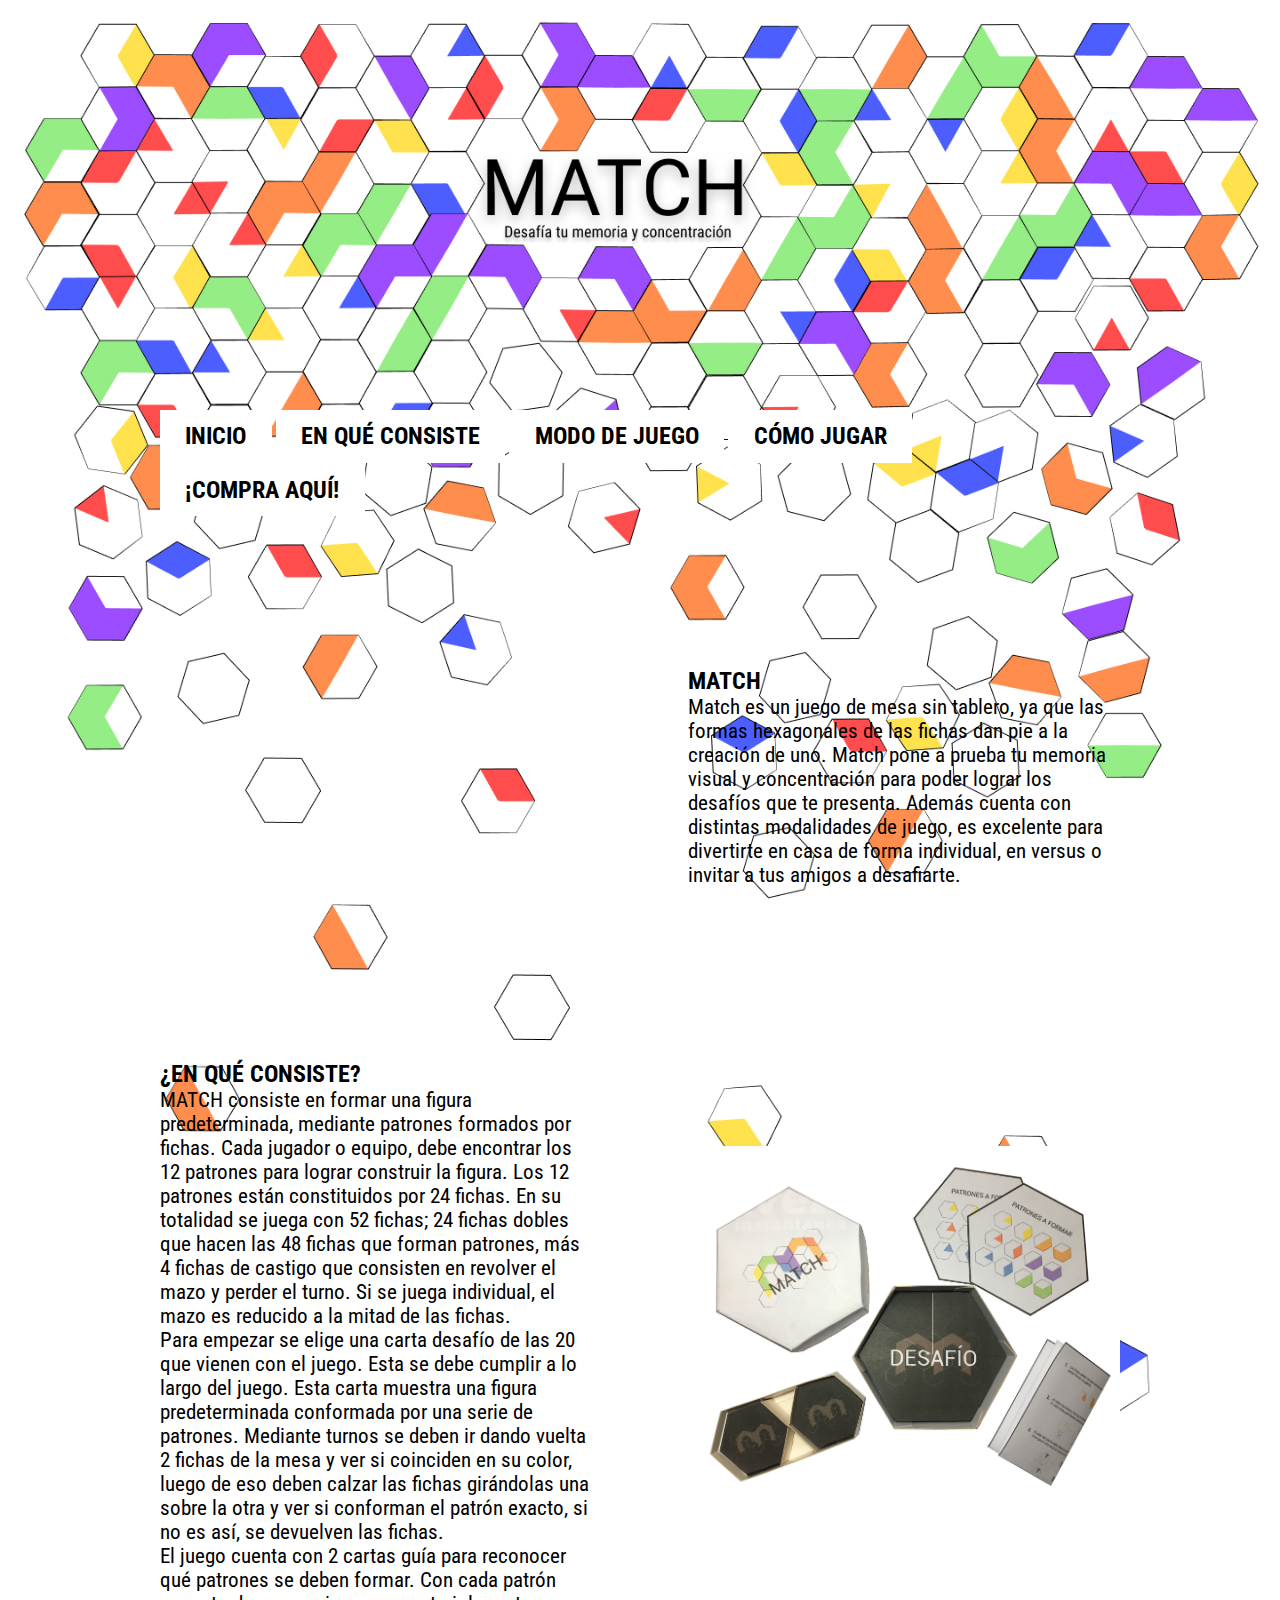
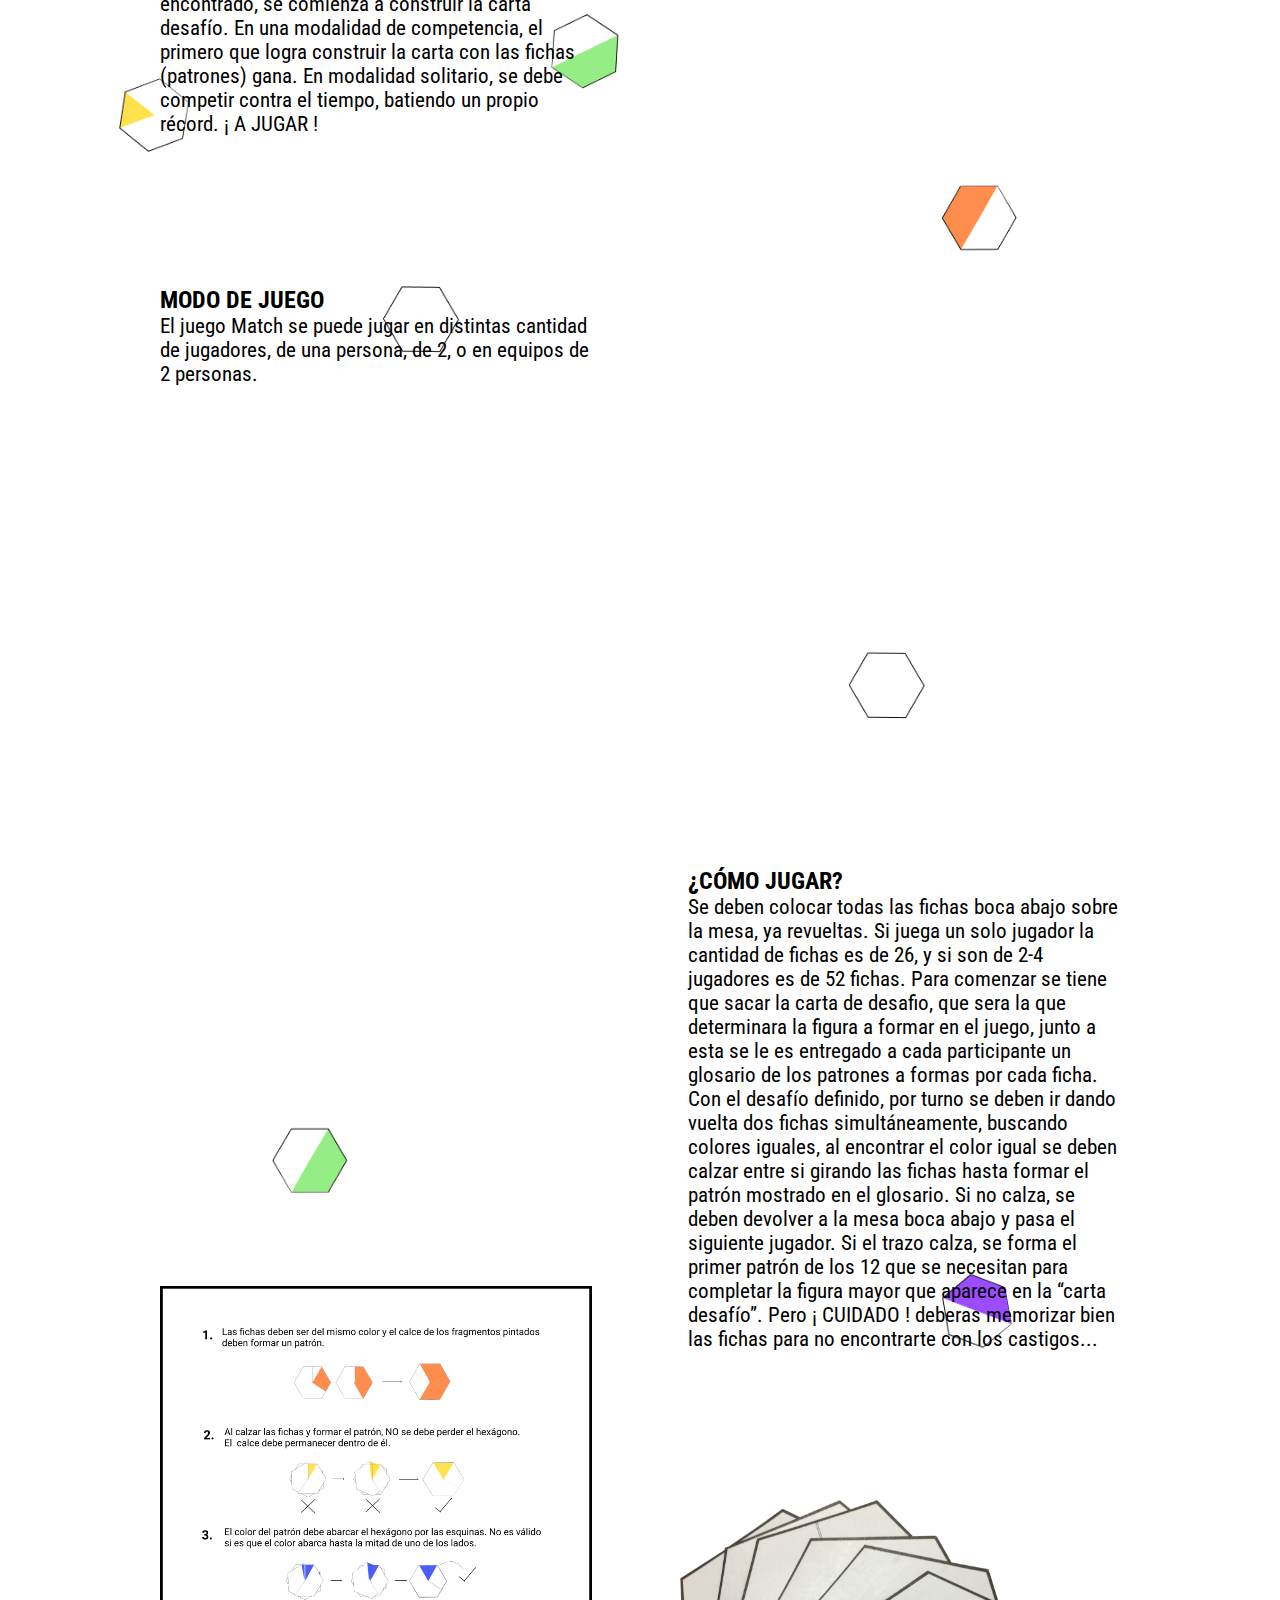
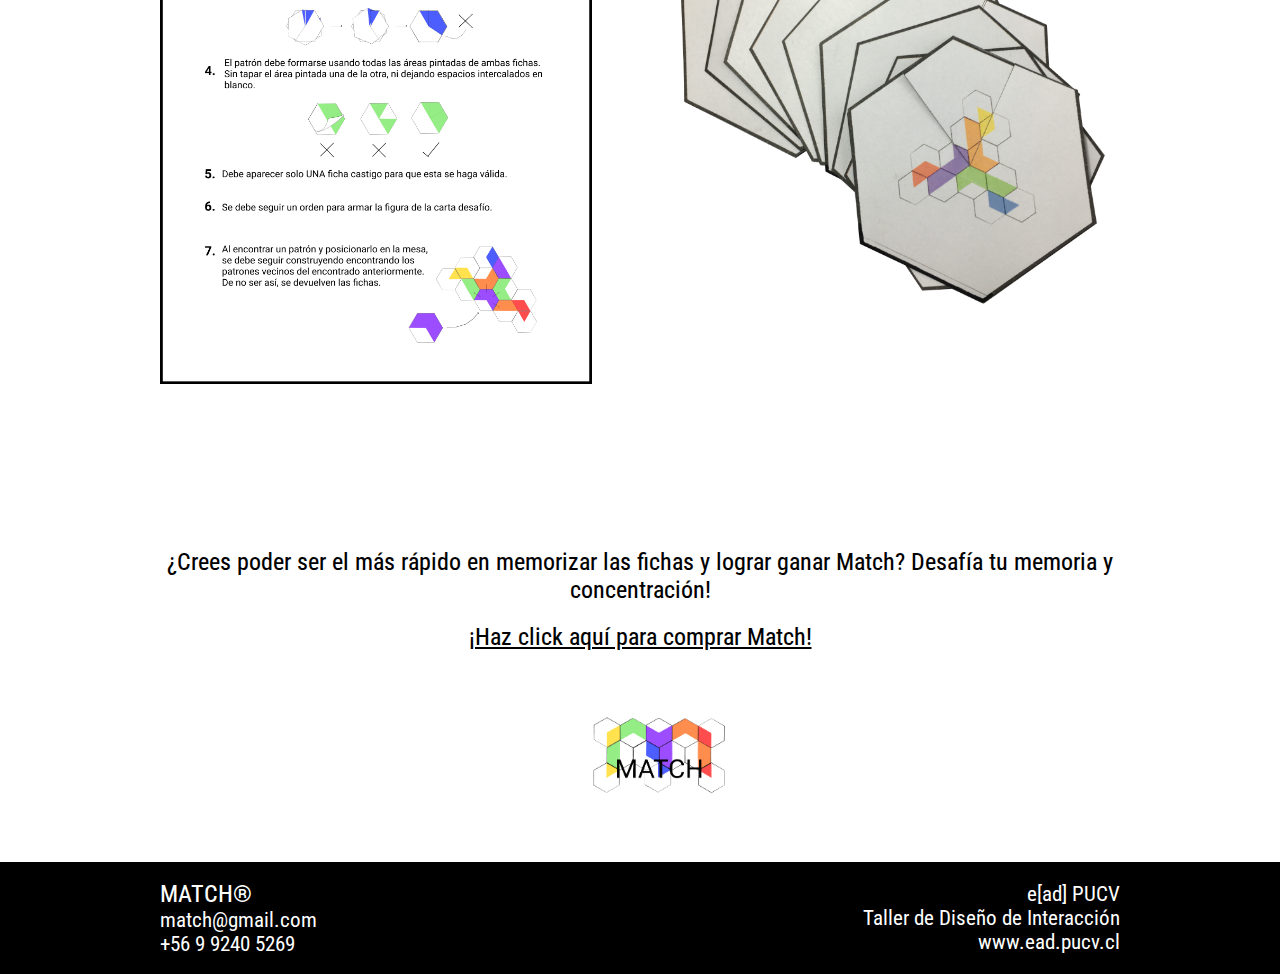
<file: index.html>
<!DOCTYPE html>
<html lang="es">
<head>
    <meta charset="UTF-8">
    <meta name="viewport" content="width=device-width, initial-scale=1.0">
    <link rel="stylesheet" href="main.css">
    <link rel="icon" type"image/png" href="LOGO.png" />
    <title>HOME | MATCH</title>
</head>


<body>
   <div class="grid">
    <section class="menu">
        <nav>
            <li><a href="index.html">INICIO</a></li>
            <li><a href="#consiste">EN QUÉ CONSISTE</a></li>
            <li><a href="#modo">MODO DE JUEGO</a></li>
            <li><a href="#jugar">CÓMO JUGAR</a></li>
            <li><a href="comprar.html">¡COMPRA AQUÍ!</a></li>
        </nav>
    </section>

    <div class="video">
        <iframe width="560" height="315" src="https://www.youtube.com/embed/iik5LaWEZUw" frameborder="0" allow="accelerometer; autoplay; encrypted-media; gyroscope; picture-in-picture" allowfullscreen></iframe>
    </div>

    <section class="descripcion">
    <h3>MATCH</h3>
<p>Match es un juego de mesa sin tablero, ya que las formas hexagonales de las fichas dan pie a la creación de uno. Match pone a prueba tu memoria visual y concentración para poder lograr los desafíos que te presenta. Además cuenta con distintas modalidades de juego, es excelente para divertirte en casa de forma individual, en versus o invitar a tus amigos a desafiarte.
</p>
</section>

<section id="consiste" class="consiste">
    <h3>¿EN QUÉ CONSISTE?</h3>
<p>MATCH consiste en formar una figura predeterminada, mediante patrones formados por fichas. Cada jugador o equipo, debe encontrar los 12 patrones para lograr construir la figura. Los 12 patrones están constituidos por 24 fichas. En su totalidad se juega con 52 fichas; 24 fichas dobles que hacen las 48 fichas que forman patrones, más 4 fichas de castigo que consisten en revolver el mazo y perder el turno. Si se juega individual, el mazo es reducido a la mitad de las fichas.
<br>Para empezar se elige una carta desafío de las 20 que vienen con el juego. Esta se debe cumplir a lo largo del juego. Esta carta muestra una figura predeterminada conformada por una serie de patrones. Mediante turnos se deben ir dando vuelta 2 fichas de la mesa y ver si coinciden en su color, luego de eso deben calzar las fichas girándolas una sobre la otra y ver si conforman el patrón exacto, si no es así, se devuelven las fichas.
<br>El juego cuenta con 2 cartas guía para reconocer qué patrones se deben formar. Con cada patrón encontrado, se comienza a construir la carta desafío. En una modalidad de competencia, el primero que logra construir la carta con las fichas (patrones) gana. En modalidad solitario, se debe competir contra el tiempo, batiendo un propio récord. ¡ A JUGAR !
</p>
</section>

<div class="caja">
    <img src="caja1.jpg" alt="caja1img">
</div>
  
   
<section id="modo" class="modo">
    <h3>MODO DE JUEGO</h3>
<p>El juego Match se puede jugar en distintas cantidad  de jugadores, de una persona, de 2, o en equipos de 2 personas.
</p>
</section>   
   <div class="video2">
    <iframe width="560" height="315" src="https://www.youtube.com/embed/ksJk3pUEZr4" frameborder="0" allowfullscreen> 
    </iframe>
</div>

<div class="video3">
    <iframe width="560" height="315" src="https://www.youtube.com/embed/88YvoqLCIJw" frameborder="0" allowfullscreen> 
    </iframe>
</div>

<div class="video4">
    <iframe width="560" height="315" src="https://www.youtube.com/embed/tYZ7DACYBvg" frameborder="0" allowfullscreen> 
    </iframe>
</div>

<div class="video5">
    <iframe width="560" height="315" src="https://www.youtube.com/embed/mMO1lltTLZE" frameborder="0" allowfullscreen> 
    </iframe>
</div>

<section id="jugar" class="jugar">
<h3>¿CÓMO JUGAR?</h3>
<p>Se deben colocar todas las fichas boca abajo sobre la mesa, ya revueltas. Si juega un solo jugador la cantidad de fichas es de 26, y si son de 2-4 jugadores es de 52 fichas. Para comenzar se tiene que sacar la carta de desafio, que sera la que determinara la figura a formar en el juego, junto a esta se le es entregado a cada participante un glosario de los patrones a formas por cada ficha. Con el desafío definido, por turno se deben ir dando vuelta dos fichas simultáneamente, buscando colores iguales, al encontrar el color igual se deben calzar entre si girando las fichas hasta formar el patrón mostrado en el glosario. Si no calza, se deben devolver a la mesa boca abajo y pasa el siguiente jugador. Si el trazo calza, se forma el primer patrón de los 12 que se necesitan para completar la figura mayor que aparece en la “carta desafío”. Pero ¡ CUIDADO ! deberas memorizar bien las fichas para no encontrarte con los castigos...
</p>
</section>

<div class="instrucciones">
    <img src="tiro%20retiro%20cartas%20desaf%C3%ADo.jpg" alt="tiroretiroimg">
</div>

<div class="cartas">
    <img src="cartas1.jpg" alt="cartasimg">
</div>

<section class="pregunta">
    <h2>¿Crees poder ser el más rápido en memorizar las fichas y lograr ganar Match? 
        Desafía tu memoria y concentración!</h2>
        <br>
        <a href="comprar.html"><h2>¡Haz click aquí para comprar Match!</h2></a>
</section>

<div class="logo">
    <img src="LOGO.png" alt="logoimg">
</div>

<div class="bloquenegro"></div>


    <div class="info1">
        <h2>MATCH®</h2>
        <p>match@gmail.com <br>
            +56 9 9240 5269</p>
    </div>

    <div class="info2">
        <p>e[ad] PUCV <br>
            Taller de Diseño de Interacción <br>
            www.ead.pucv.cl</p>
    </div>


</div>
</body>
</html>
</file>
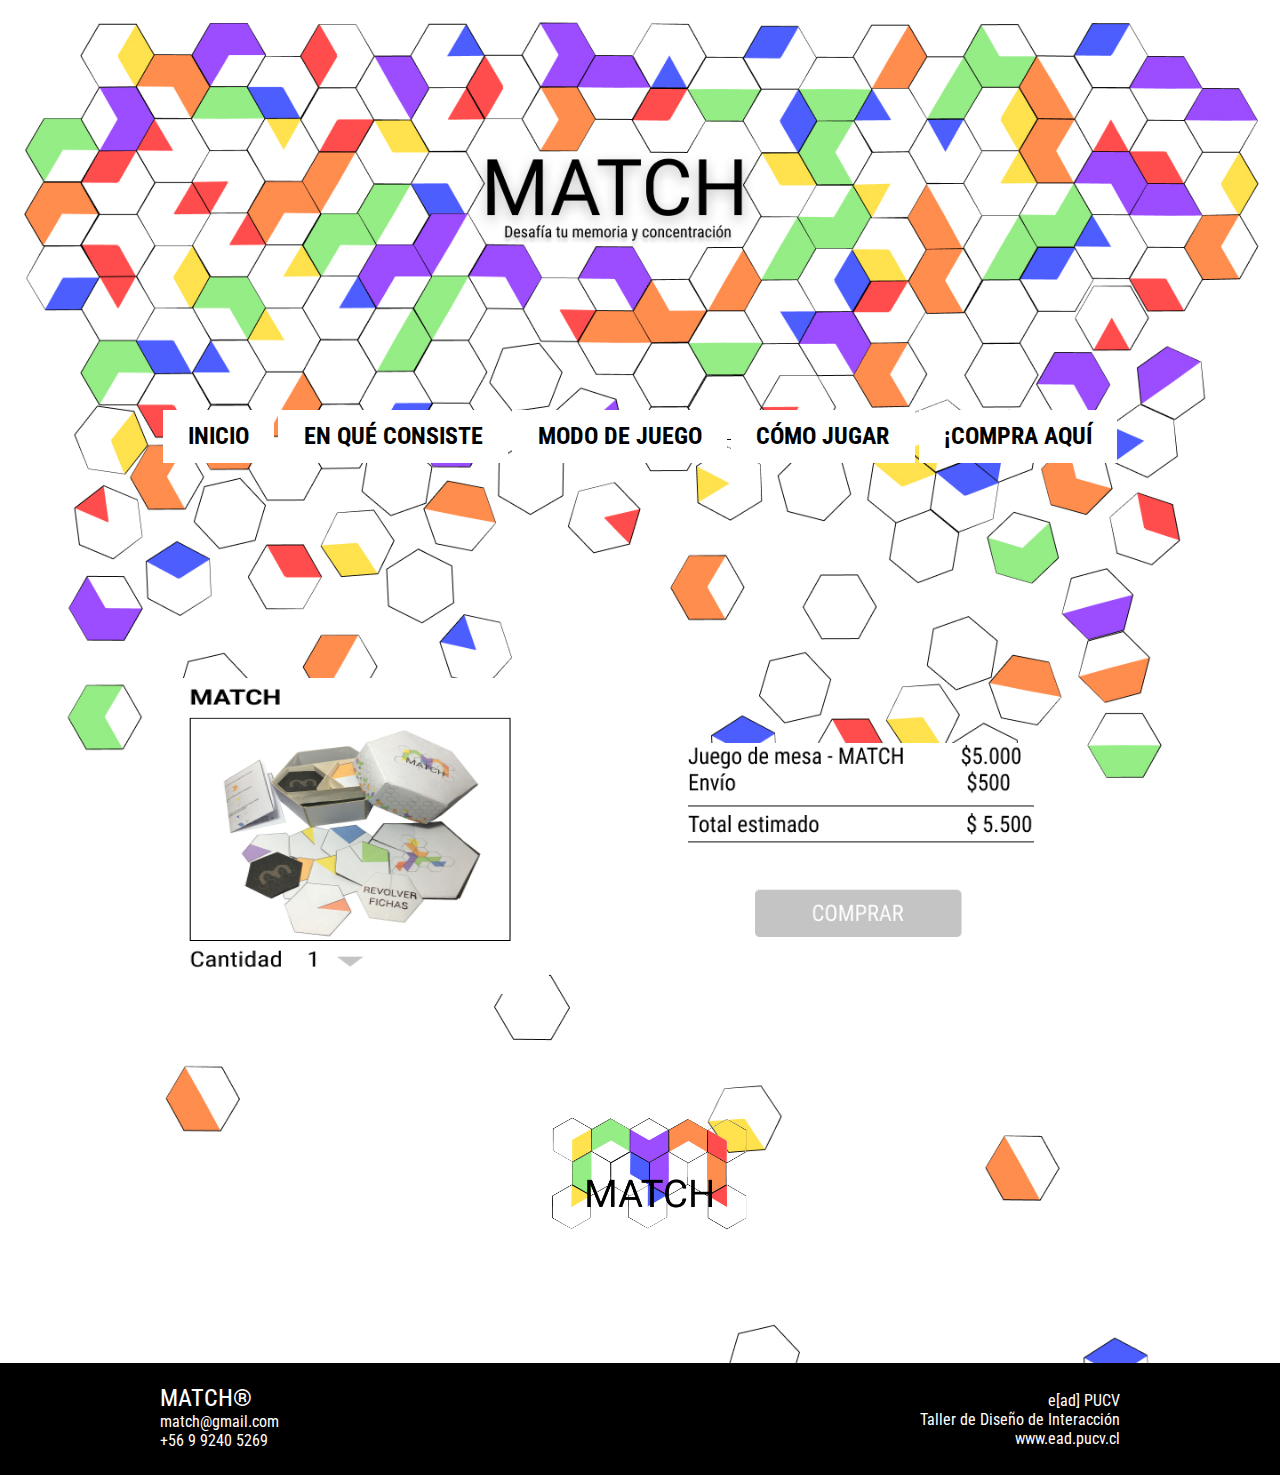
<file: comprar.html>
<!DOCTYPE html>
<html lang="es">
<head>
    <meta charset="UTF-8">
    <meta name="viewport" content="width=device-width, initial-scale=1.0">
    <link rel="stylesheet" href="comprar.css">
    <link rel="icon" type"image/png" href="LOGO.png" />
    <title>HOME | MATCH</title>
</head>


<body>
   <div class="grid">
    <section class="menu">
        <nav>
            <li><a href="index.html">INICIO</a></li>
            <li><a href="index.html">EN QUÉ CONSISTE</a></li>
            <li><a href="index.html">MODO DE JUEGO</a></li>
            <li><a href="index.html">CÓMO JUGAR</a></li>
            <li><a href="comprar.html">¡COMPRA AQUÍ</a></li>
        </nav>
    </section>
       
    <div class="costo">
        <img src="costo.jpg">
    </div>
       
    <section class="comprar">
    <img src="cajacompra.jpg">
       </section>
       
<div class="logo">
    <img src="LOGO.png" alt="logoimg">
</div>

<div class="bloquenegro"></div>
       
    <div class="info1">
        <h2>MATCH®</h2>
        <p>match@gmail.com <br>
            +56 9 9240 5269</p>
    </div>

    <div class="info2">
        <p>e[ad] PUCV <br>
            Taller de Diseño de Interacción <br>
            www.ead.pucv.cl</p>
    </div>
</div>
</body>
</html>
</file>
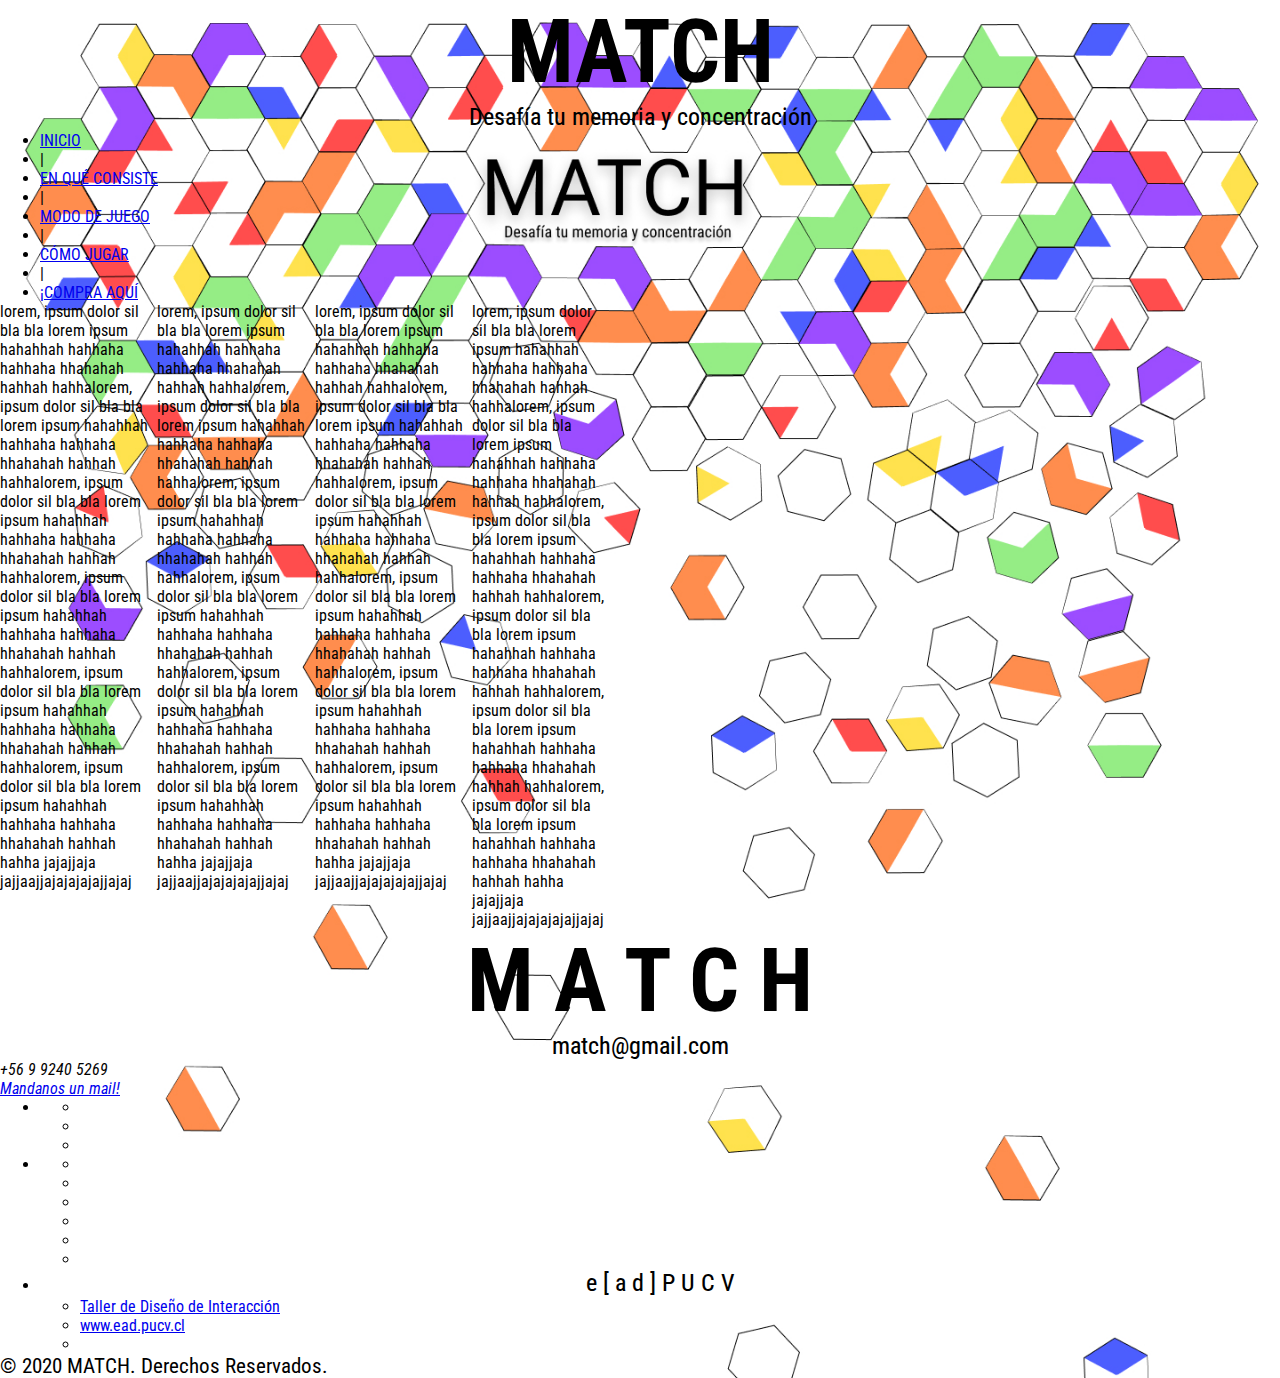
<file: match.html>
<html lang="es">


<head>
    <title>Home | MATCH</title>
    <link rel="icon" type"image/png" href="LOGO.png" />
    <link rel="stylesheet" href="main.css">
    <link href="https://fonts.googleapis.com/css2?family=Roboto+Condensed&display=swap" rel="stylesheet">
   
</head>


<body>
    <div class="img-container">
        <div class="inner-container">
        <h1>MATCH</h1>
        <h2>          Desafía tu memoria y concentración</h2>        
        
        </div>
    </div>
             
        <header>
            
        </header>
        <nav>
            <ul class="menu">
                <li><a href="match.html">INICIO</a>
                </li>
                <li class="palito">|</li>
                <li><a href="match.html">EN QUÉ CONSISTE</a></li>
                <li class="palito">|</li>
                <li><a href="match.html">MODO DE JUEGO</a></li>
                <li class="palito">|</li>
                <li><a href="match.html">CÓMO JUGAR</a></li>
                <li class="palito">|</li>
                <li><a href="match.html">¡COMPRA AQUÍ</a></li>
                
            </ul>
        </nav>
    <div class="grid">
        <div> lorem, ipsum dolor sil bla bla lorem ipsum hahahhah hahhaha hahhaha hhahahah hahhah hahhalorem, ipsum dolor sil bla bla lorem ipsum hahahhah hahhaha hahhaha hhahahah hahhah hahhalorem, ipsum dolor sil bla bla lorem ipsum hahahhah hahhaha hahhaha hhahahah hahhah hahhalorem, ipsum dolor sil bla bla lorem ipsum hahahhah hahhaha hahhaha hhahahah hahhah hahhalorem, ipsum dolor sil bla bla lorem ipsum hahahhah hahhaha hahhaha hhahahah hahhah hahhalorem, ipsum dolor sil bla bla lorem ipsum hahahhah hahhaha hahhaha hhahahah hahhah hahha jajajjaja jajjaajjajajajajajjajaj
        </div>
        
        <div>lorem, ipsum dolor sil bla bla lorem ipsum hahahhah hahhaha hahhaha hhahahah hahhah hahhalorem, ipsum dolor sil bla bla lorem ipsum hahahhah hahhaha hahhaha hhahahah hahhah hahhalorem, ipsum dolor sil bla bla lorem ipsum hahahhah hahhaha hahhaha hhahahah hahhah hahhalorem, ipsum dolor sil bla bla lorem ipsum hahahhah hahhaha hahhaha hhahahah hahhah hahhalorem, ipsum dolor sil bla bla lorem ipsum hahahhah hahhaha hahhaha hhahahah hahhah hahhalorem, ipsum dolor sil bla bla lorem ipsum hahahhah hahhaha hahhaha hhahahah hahhah hahha jajajjaja jajjaajjajajajajajjajaj
        </div>
        
        <div>lorem, ipsum dolor sil bla bla lorem ipsum hahahhah hahhaha hahhaha hhahahah hahhah hahhalorem, ipsum dolor sil bla bla lorem ipsum hahahhah hahhaha hahhaha hhahahah hahhah hahhalorem, ipsum dolor sil bla bla lorem ipsum hahahhah hahhaha hahhaha hhahahah hahhah hahhalorem, ipsum dolor sil bla bla lorem ipsum hahahhah hahhaha hahhaha hhahahah hahhah hahhalorem, ipsum dolor sil bla bla lorem ipsum hahahhah hahhaha hahhaha hhahahah hahhah hahhalorem, ipsum dolor sil bla bla lorem ipsum hahahhah hahhaha hahhaha hhahahah hahhah hahha jajajjaja jajjaajjajajajajajjajaj
        </div>
        
        <div>lorem, ipsum dolor sil bla bla lorem ipsum hahahhah hahhaha hahhaha hhahahah hahhah hahhalorem, ipsum dolor sil bla bla lorem ipsum hahahhah hahhaha hahhaha hhahahah hahhah hahhalorem, ipsum dolor sil bla bla lorem ipsum hahahhah hahhaha hahhaha hhahahah hahhah hahhalorem, ipsum dolor sil bla bla lorem ipsum hahahhah hahhaha hahhaha hhahahah hahhah hahhalorem, ipsum dolor sil bla bla lorem ipsum hahahhah hahhaha hahhaha hhahahah hahhah hahhalorem, ipsum dolor sil bla bla lorem ipsum hahahhah hahhaha hahhaha hhahahah hahhah hahha jajajjaja jajjaajjajajajajajjajaj
        </div>
    </div>


    
        
  
    
    
      
    
 <footer class="footer">
  <div class="footer__addr">
    <h1 class="footer__logo">M A T C H</h1>
        
    <h2>match@gmail.com</h2>
    
    <address>
      +56 9 9240 5269<br>
          
      <a class="footer__btn" href="match@gmail.com">Mandanos un mail!</a>
    </address>
  </div>
  
  <ul class="footer__nav">
    <li class="nav__item">
      <h2 class="nav__title"></h2>

      <ul class="nav__ul">
        <li>
          <a href="#"></a>
        </li>

        <li>
          <a href="#"></a>
        </li>
            
        <li>
          <a href="#"></a>
        </li>
      </ul>
    </li>
    
    <li class="nav__item nav__item--extra">
      <h2 class="nav__title"></h2>
      
      <ul class="nav__ul nav__ul--extra">
        <li>
          <a href="#"></a>
        </li>
        
        <li>
          <a href="#"></a>
        </li>
        
        <li>
          <a href="#"></a>
        </li>
        
        <li>
          <a href="#"></a>
        </li>
        
        <li>
          <a href="#"></a>
        </li>
        
        <li>
          <a href="#"></a>
        </li>
      </ul>
    </li>
    
    <li class="nav__item">
      <h2 class="nav__title">e [ a d ] P U C V</h2>
      
      <ul class="nav__ul">
        <li>
          <a href="#">Taller de Diseño de Interacción</a>
        </li>
        
        <li>
          <a href="#">www.ead.pucv.cl</a>
        </li>
        
        <li>
          <a href="#"></a>
        </li>
      </ul>
    </li>
  </ul>
  
  <div class="legal">
    <p>&copy; 2020 MATCH. Derechos Reservados.</p>
    
  </div>
</footer>
    
</body>
</html>
</file>
<file: main.css>
@import url('https://fonts.googleapis.com/css2?family=Roboto+Condensed&display=swap');
    * {
        margin: 0;
        box-sizing: border-box;
    }
    
    body {
        background-image: url(ENCABEZADO.jpg);
        background-size: 100vw;
        background-repeat: no-repeat;
        background-position: center top;
        font-family: "Roboto condensed", sans-serif;
    }

    h1 {
        font-size: 5.5em;
        text-align: center;
    }
    
    h2 {
        font-size: 1.5em;
        text-align: center;
        font-weight: 430;
    }

    h3 {
        font-weight: ;
        font-size: 1.5em;
        margin-top: 20%;
    }

    p{
        font-size: 1.3em;
    }

    .grid {
        display: grid;
        grid-template-columns: 1fr 1fr 1fr 0.7fr 0.3fr 0.3fr 0.7fr 1fr 1fr 1fr;
        grid-template-rows: auto [last-line];
        grid-gap: none;
        grid-row-gap: 4em;
    }

    .grid>.menu {
        grid-column: 2 / 10;
        grid-row: 1;
        justify-self: center;
        align-self: flex-start;
        margin-top: 32vw;
    }
    
    .grid>.menu nav li {
        display: inline-block;
    }

    .grid>.menu nav li a {
        display: block;
        text-decoration: none;
        text-transform: uppercase;
        padding: 1ex 2ex;
        color: black;
        font-size: 1.5em;
        font-weight: bold;
        background-color: white;
    }

    .grid> .menu nav li a:hover {
        background-color: grey;
    }

    .video {
            grid-column: 2 / 5;
            grid-row: 2;
            margin-top: 20%;
    }
    .grid> .video, .video2, .video3, .video4, .video5 {
    position: relative;
    width: 100%;
    height: auto;
    padding-bottom: 56.25%; 
    height: 0;
    justify-self: center;
    }

    .grid> .video iframe, .video2 iframe, .video3 iframe, .video4 iframe, .video5 iframe {
        position: absolute;
        top:0;
        left: 0;
        width: 100%;
        height: 100%;
      }

    .grid> .descripcion {
        grid-column: 7 / 10;
        grid-row: 2;
    }

    .grid> .consiste {
        grid-column: 2 / 5;
        grid-row: 3;
    }

    .grid> .caja {
        grid-column: 7 / 10;
        grid-row: 3;
        margin-top: 40%;
    }

    .grid> .caja>img {
        width: 100%;
    }

    .grid> .modo {
        grid-column: 2 / 5;
        grid-row: 4;
    }

    .grid> .video2 {
        grid-column: 2 / 4;
        grid-row: 5;
        margin-right: 1em;

}

.grid> .video3 {
    grid-column: 4 / 8;
    grid-row: 5;
    justify-self: center;
}

.grid> .video4 {
    grid-column: 8 / 10;
    grid-row: 5;
    margin-left: 1em;
}

.grid> .jugar {
    grid-column: 7 / 10;
    grid-row: 6;
    margin-top: 20%;
    
}

.grid> .video5 {
    grid-column: 2 / 5;
    grid-row: 6;
    margin-top: 55%;
}

.grid> .instrucciones {
    grid-column: 2 / 5;
    grid-row: 7;
    margin-top: -30%;
}

.grid> .cartas {
    grid-column: 6 / 10;
    grid-row: 7;
    align-self: center;
}

.grid> .instrucciones>img, .cartas>img {
    width: 100%;
}

.grid> .pregunta {
    grid-column: 2 / 10;
    grid-row: 8;
    margin-top: 10%;
}

.grid> .pregunta h2 {
    justify-self: center;
    text-align: center;
}

.grid> .pregunta a {
    color: black;
}

.grid> .pregunta a p{
    text-decoration: none;
    justify-self: center;
    align-self: center;
    text-align: center;
}

.grid> .logo {
    grid-column: 5 / 8;
    grid-row: 9;
}

.grid> .logo>img {
    justify-self: center;
    width: 65%;
}

.bloquenegro {
    grid-column: 1 / 11;
    grid-row: 10;
    background-color: black;
    height: 7em;
    z-index: -1;
}

 .info1 {
    grid-column: 2 / 4;
    grid-row: 10;
    color: white;
    align-self: center;
    justify-self: left;
}

.info1 h2, .info1 p {
    text-align: left;
}

 .info2 {
    grid-column: 8 / 10;
    grid-row: 10;
    color: white;
    align-self: center;
    justify-self: right;
}

.info2 h2, .info2 p {
    text-align: right;
}

@media screen and (max-width: 500px) {

    .grid> .menu nav li {
    display: block;
    text-align: center;
}

.video {
    grid-column: 2 / 10;
    grid-row: 3;
}

.grid> .descripcion {
    grid-column: 2 / 10;
    grid-row: 2;
}

.grid> .consiste {
    grid-column: 2 / 10;
    grid-row: 4;
}

.grid> .caja {
    grid-column: 2 / 10;
    grid-row: 5;
}

.grid> .modo {
    grid-column: 2 / 10;
    grid-row: 6;
}

.grid> .video2 {
    grid-column: 2 / 10;
    grid-row: 7;
    margin: 0px;
}

.grid> .video3 {
    grid-column: 2 / 10;
    grid-row: 8;
}

.grid> .video4 {
    grid-column: 2 / 10;
    grid-row: 9;
    margin: 0px;
}

.grid> .jugar {
    grid-column: 2 / 10;
    grid-row: 10;
}

.grid> .video5 {
    grid-column: 2 / 10;
    grid-row: 11;
}

.grid> .instrucciones {
    grid-column: 2 / 10;
    grid-row: 12;
}

.grid> .cartas {
    grid-column: 2 / 10;
    grid-row: 13;
}

.grid> .pregunta {
    grid-column: 2 / 10;
    grid-row: 14;
}

.grid> .logo {
    grid-column: 4 / 8;
    grid-row: 15;
    margin-bottom: 2em;
}

.bloquenegro, .info1, .info2 {
    display: none;
}
}
</file>
<file: comprar.css>
@import url('https://fonts.googleapis.com/css2?family=Roboto+Condensed&display=swap');
    * {
        margin: 0;
        box-sizing: border-box;
    }
    
    body {
        background-image: url(ENCABEZADO.jpg);
        background-size: 100vw;
        background-repeat: no-repeat;
        background-position: center top;
        font-family: "Roboto condensed", sans-serif;
    }

    h2 {
        font-size: 1.5em;
        text-align: center;
        font-weight: 430;
    }

    .grid {
        display: grid;
        grid-template-columns: 1fr 1fr 1fr 0.7fr 0.3fr 0.3fr 0.7fr 1fr 1fr 1fr;
        grid-template-rows: auto [last-line];
        grid-gap: none;
        grid-row-gap: 4em;
    }

    .grid>.menu {
        grid-column: 2/ 10;
        grid-row: 1;
        justify-self: center;
        align-self: flex-start;
        margin-top: 32vw;
    }
    
    .grid>.menu nav li {
        display: inline-block;
    }

    .grid>.menu nav li a {
        display: block;
        text-decoration: none;
        text-transform: uppercase;
        padding: 1ex 2ex;
        color: black;
        font-size: 1.5em;
        font-weight: bold;
        background-color: white;
    }

    .grid> .menu nav li a:hover {
        background-color: grey;
    }

.costo{
        grid-column: 7 / 10;   
        grid-row: 2;
        margin-top: 50%;
        align-self: center;
}
 .grid> .costo {
        position: relative;
        width: 100%;
        height: auto;
        padding-bottom: 56.25%; 
        height: 0;
        justify-self: center;
        }

    .grid> .costo img{
        position: absolute;
        top:0;
        left: 0;
        width: 80%;
        height: 80%;
}
    .comprar {
            grid-column: 2 / 5;
            grid-row: 2;
            margin-top: 20%;
            align-self: center;
            position: relative;
            width: 100%;
            height: auto;
            padding-bottom: 56.25%;
            height: 0;
            justify-self: center;         
    }

    .grid> .comprar {
        position: relative;
        width: 100%;
        height: auto;
        padding-bottom: 56.25%; 
        height: 0;
        justify-self: center;
        }

    .grid> .comprar img{
        position: absolute;
        top:0;
        left: 0;
        width: 90%;
        height: 130%;
}
     
    .grid> .logo {
        grid-column: 4 / 8;
        grid-row: 4;
        margin-left: 22%;
}

    .grid> .logo>img {
    justify-self: center;
    width: 80%;
    }

    .bloquenegro {
    grid-column:  1 / 11 ;
    grid-row: 6;
    background-color: black;
    height: 7em;
   
    }

    .info1 {
    grid-column: 2 / 5;
    grid-row: 6;
    color: white;
    align-self: center;
    justify-self: left;
    margin-top: -1%;
    }

    .info1 h2, .info1 p {
    text-align: left;
    }

    .info2 {
    grid-column: 4 / 10;
    grid-row: 6;
    color: white;
    align-self: center;
    justify-self: right;
    }

    .info2 h2, .info2 p {
    text-align: right;
    }

    .bloquenegro, .info1, .info2 {
    display: block;
    }
</file>
